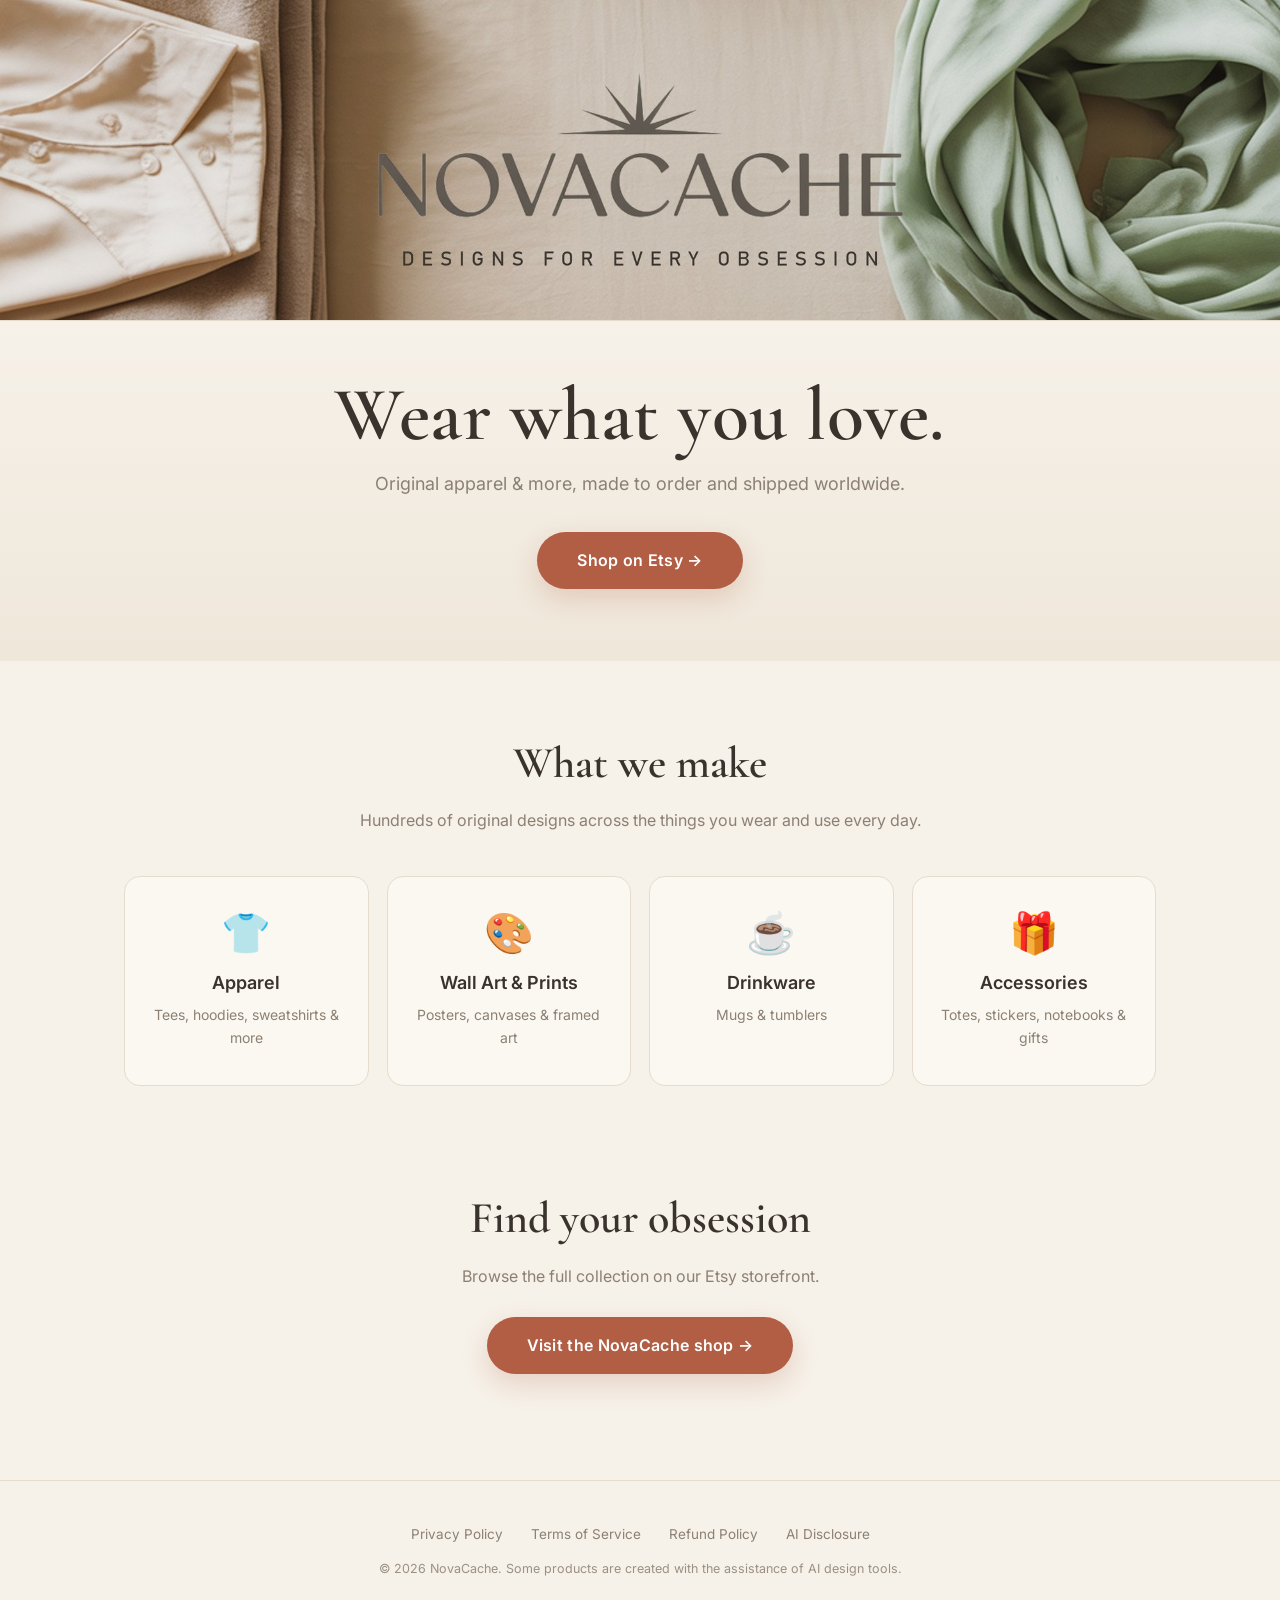
<file: index.html>
<!DOCTYPE html>
<html lang="en">
<head>
  <meta charset="UTF-8">
  <meta name="viewport" content="width=device-width, initial-scale=1.0">
  <title>NovaCache — Wear What You Love</title>
  <meta name="description" content="NovaCache makes original, made-to-order apparel and more — designs for every obsession, shipped worldwide. Shop the collection on Etsy.">
  <meta property="og:title" content="NovaCache — Wear What You Love">
  <meta property="og:description" content="Original apparel & more, made to order. Designs for every obsession. Shop on Etsy.">
  <meta property="og:type" content="website">
  <link rel="preconnect" href="https://fonts.googleapis.com">
  <link rel="preconnect" href="https://fonts.gstatic.com" crossorigin>
  <link href="https://fonts.googleapis.com/css2?family=Cormorant+Garamond:wght@500;600&family=Inter:wght@400;500;600&display=swap" rel="stylesheet">
  <style>
    :root{
      --cream:#F6F1E9; --cream2:#EFE7DA; --panel:#FBF8F2; --line:#E5DCCD;
      --ink:#3A322C; --terra:#B25E44; --terra-d:#9D4F38; --sage:#6E8464; --gold:#BE8C49; --mute:#8C8073;
    }
    *{box-sizing:border-box;margin:0;padding:0}
    html{scroll-behavior:smooth}
    body{font-family:'Inter',-apple-system,BlinkMacSystemFont,'Segoe UI',Roboto,sans-serif;
      background:var(--cream);color:var(--ink);line-height:1.65;-webkit-font-smoothing:antialiased}
    .serif{font-family:'Cormorant Garamond',Georgia,serif}
    a{color:var(--terra);text-decoration:none}
    .wrap{max-width:1080px;margin:0 auto;padding:0 24px}
    .topbanner{width:100%;line-height:0;background:var(--cream2);border-bottom:1px solid var(--line)}
    .topbanner img{width:100%;height:auto;display:block}
    .hero{text-align:center;padding:56px 0 72px;background:linear-gradient(180deg, var(--cream), var(--cream2))}
    .hero h1{font-weight:600;font-size:clamp(40px,7vw,76px);line-height:1.02;letter-spacing:.5px;margin-bottom:14px}
    .hero p{font-size:clamp(15px,2vw,18px);color:var(--mute);max-width:560px;margin:0 auto 34px}
    .btn{display:inline-block;background:var(--terra);color:#fff;font-weight:600;
      padding:15px 40px;border-radius:40px;font-size:16px;letter-spacing:.3px;
      box-shadow:0 10px 26px rgba(178,94,68,.22);transition:transform .15s,background .15s}
    .btn:hover{transform:translateY(-2px);background:var(--terra-d)}
    section.cats{padding:66px 0 16px}
    h2{text-align:center;font-weight:600;font-size:clamp(30px,3.8vw,44px);margin-bottom:8px}
    .sub{text-align:center;color:var(--mute);margin-bottom:42px}
    .grid{display:grid;grid-template-columns:repeat(auto-fit,minmax(210px,1fr));gap:18px}
    .card{background:var(--panel);border:1px solid var(--line);border-radius:16px;
      padding:36px 22px;text-align:center;transition:transform .15s,border-color .15s,box-shadow .15s}
    .card:hover{transform:translateY(-3px);border-color:var(--terra);box-shadow:0 12px 26px rgba(58,50,44,.07)}
    .card .ico{font-size:40px;line-height:1}
    .card h3{margin:15px 0 6px;font-size:18px;font-weight:600}
    .card p{color:var(--mute);font-size:14px}
    .band{text-align:center;padding:80px 0}
    .band p{color:var(--mute);margin-bottom:28px}
    footer{border-top:1px solid var(--line);padding:42px 0;color:var(--mute);font-size:13.5px;margin-top:26px}
    .links{text-align:center;margin-bottom:14px}
    .links a{margin:0 12px;color:var(--mute)}
    .links a:hover{color:var(--terra)}
    .disc{text-align:center;font-size:12.5px;opacity:.85}
  </style>
</head>
<body>
  <div class="topbanner"><img src="banner.jpg" alt="NovaCache — Designs for every obsession"></div>

  <section class="hero"><div class="wrap">
    <h1 class="serif">Wear what you&nbsp;love.</h1>
    <p>Original apparel &amp; more, made to order and shipped worldwide.</p>
    <a class="btn" href="https://www.etsy.com/shop/NovaCache" target="_blank" rel="noopener">Shop on Etsy &rarr;</a>
  </div></section>

  <section class="cats"><div class="wrap">
    <h2 class="serif">What we make</h2>
    <p class="sub">Hundreds of original designs across the things you wear and use every day.</p>
    <div class="grid">
      <div class="card"><div class="ico">&#128085;</div><h3>Apparel</h3><p>Tees, hoodies, sweatshirts &amp; more</p></div>
      <div class="card"><div class="ico">&#127912;</div><h3>Wall Art &amp; Prints</h3><p>Posters, canvases &amp; framed art</p></div>
      <div class="card"><div class="ico">&#9749;</div><h3>Drinkware</h3><p>Mugs &amp; tumblers</p></div>
      <div class="card"><div class="ico">&#127873;</div><h3>Accessories</h3><p>Totes, stickers, notebooks &amp; gifts</p></div>
    </div>
  </div></section>

  <section class="band"><div class="wrap">
    <h2 class="serif">Find your obsession</h2>
    <p>Browse the full collection on our Etsy storefront.</p>
    <a class="btn" href="https://www.etsy.com/shop/NovaCache" target="_blank" rel="noopener">Visit the NovaCache shop &rarr;</a>
  </div></section>

  <footer><div class="wrap">
    <div class="links">
      <a href="privacy-policy.html">Privacy Policy</a>
      <a href="terms-of-service.html">Terms of Service</a>
      <a href="refund-policy.html">Refund Policy</a>
      <a href="ai-disclosure.html">AI Disclosure</a>
    </div>
    <p class="disc">&copy; 2026 NovaCache. Some products are created with the assistance of AI design tools.</p>
  </div></footer>
</body>
</html>
</file>
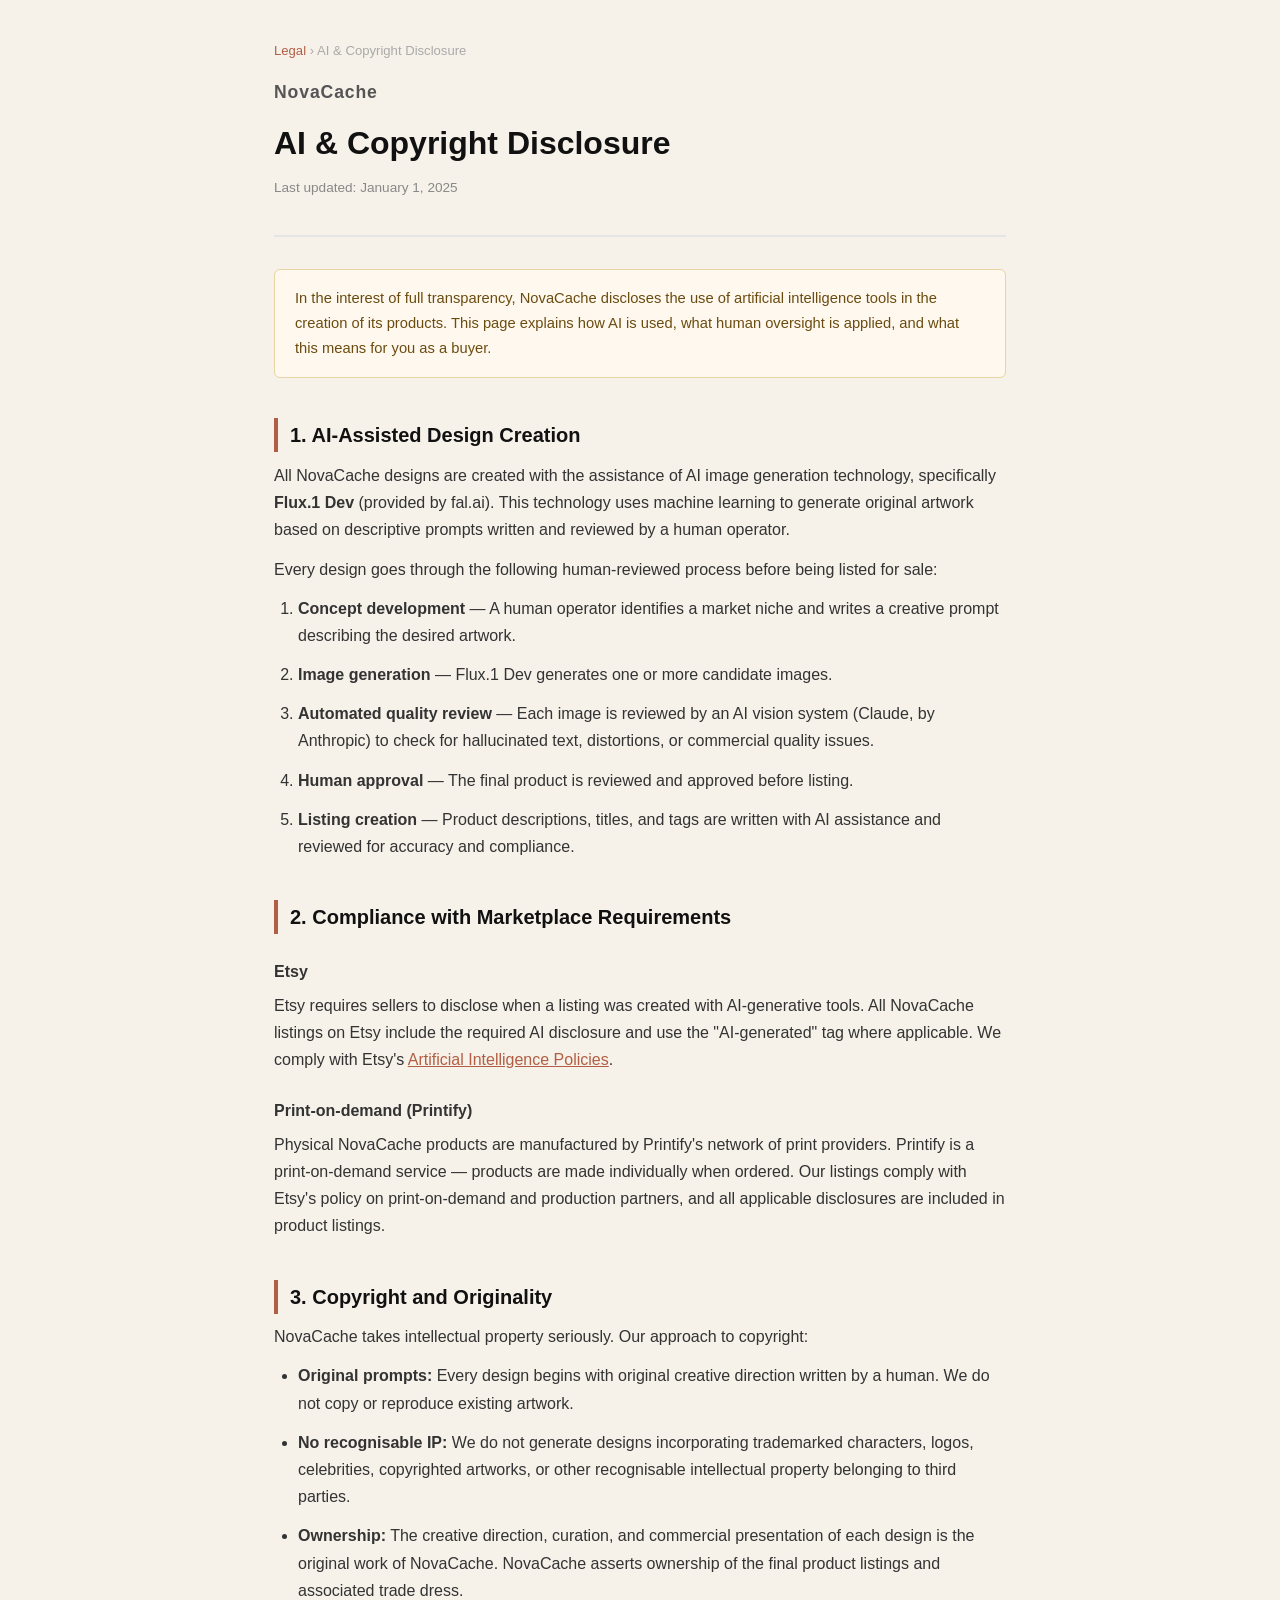
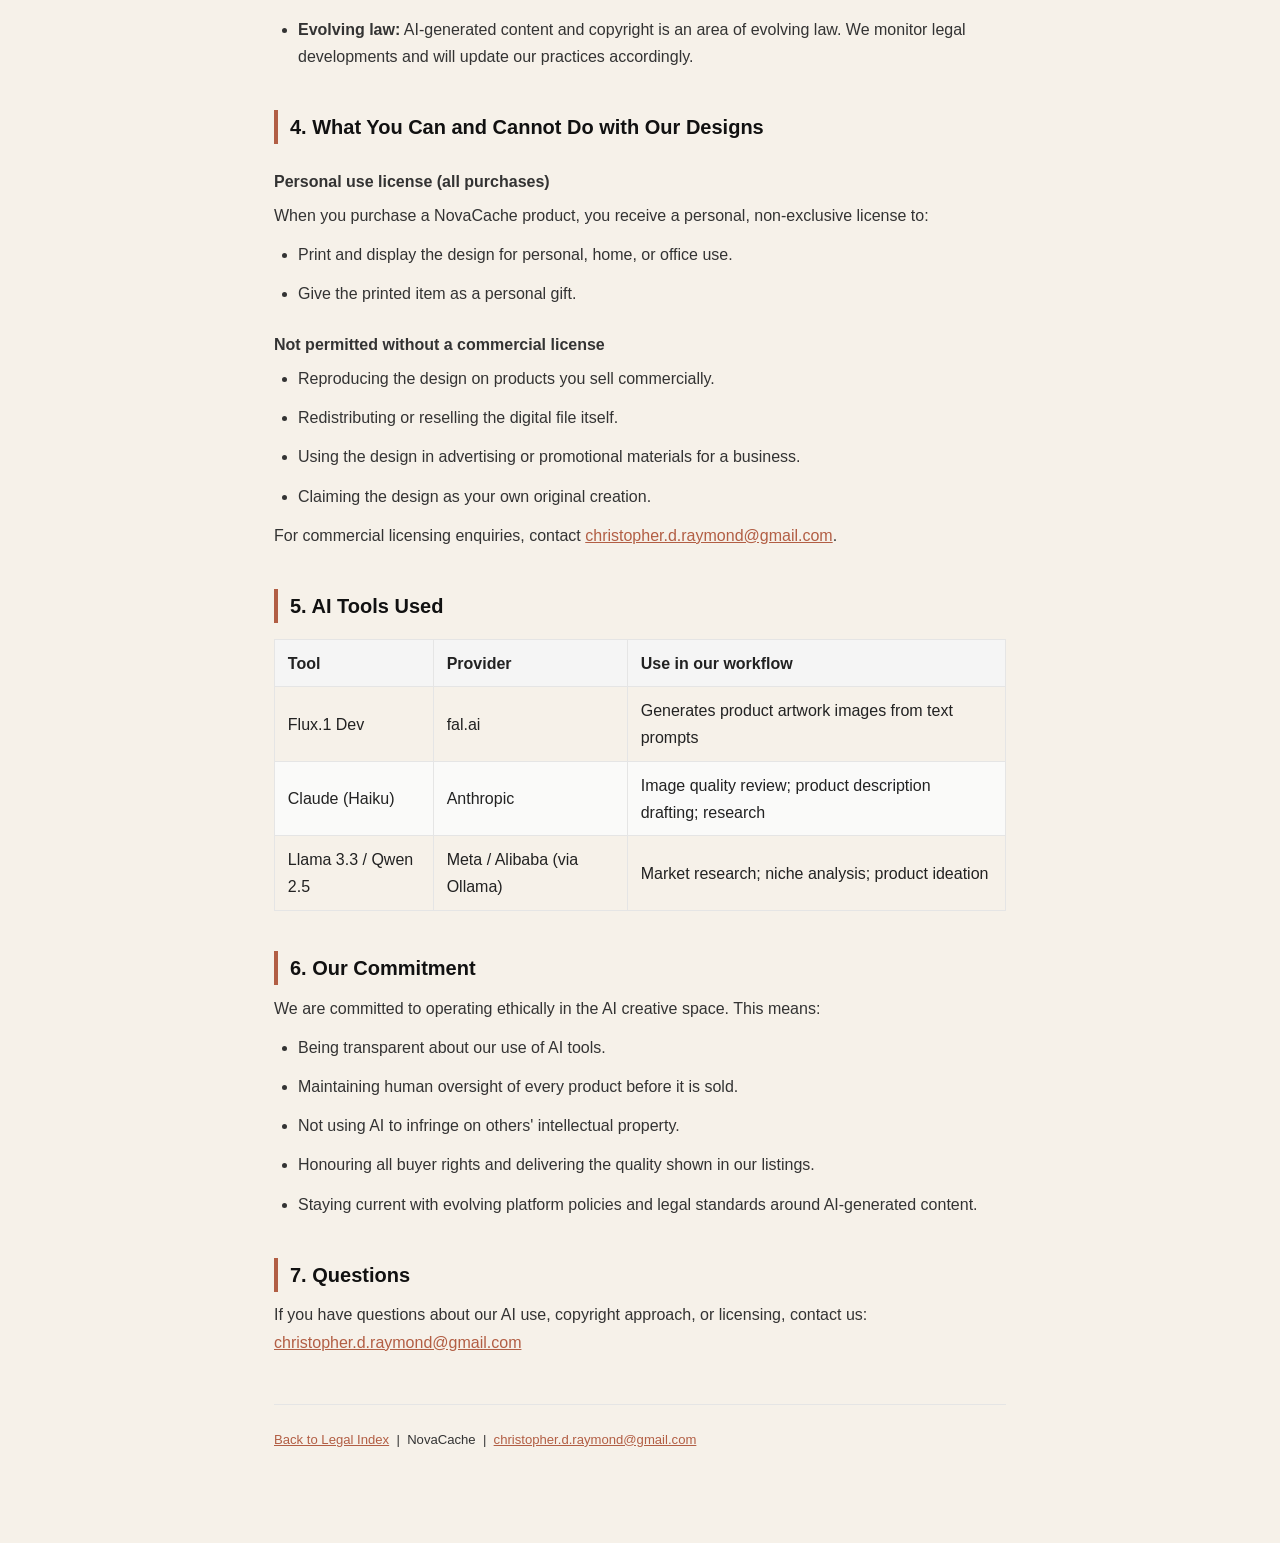
<file: ai-disclosure.html>
<!DOCTYPE html>
<html lang="en">
<head>
<meta charset="UTF-8">
<meta name="viewport" content="width=device-width, initial-scale=1.0">
<title>AI &amp; Copyright Disclosure — NovaCache</title>
<link rel="stylesheet" href="_base.css">
</head>
<body>
<div class="wrap">
  <nav class="breadcrumb"><a href="index.html">Legal</a> &rsaquo; AI &amp; Copyright Disclosure</nav>
  <header>
    <span class="brand">NovaCache</span>
    <h1>AI &amp; Copyright Disclosure</h1>
    <p class="meta">Last updated: January 1, 2025</p>
  </header>

  <div class="notice">
    In the interest of full transparency, NovaCache discloses the use of artificial intelligence tools in the creation of its products. This page explains how AI is used, what human oversight is applied, and what this means for you as a buyer.
  </div>

  <h2>1. AI-Assisted Design Creation</h2>
  <p>All NovaCache designs are created with the assistance of AI image generation technology, specifically <strong>Flux.1 Dev</strong> (provided by fal.ai). This technology uses machine learning to generate original artwork based on descriptive prompts written and reviewed by a human operator.</p>
  <p>Every design goes through the following human-reviewed process before being listed for sale:</p>
  <ol>
    <li><strong>Concept development</strong> — A human operator identifies a market niche and writes a creative prompt describing the desired artwork.</li>
    <li><strong>Image generation</strong> — Flux.1 Dev generates one or more candidate images.</li>
    <li><strong>Automated quality review</strong> — Each image is reviewed by an AI vision system (Claude, by Anthropic) to check for hallucinated text, distortions, or commercial quality issues.</li>
    <li><strong>Human approval</strong> — The final product is reviewed and approved before listing.</li>
    <li><strong>Listing creation</strong> — Product descriptions, titles, and tags are written with AI assistance and reviewed for accuracy and compliance.</li>
  </ol>

  <h2>2. Compliance with Marketplace Requirements</h2>

  <h3>Etsy</h3>
  <p>Etsy requires sellers to disclose when a listing was created with AI-generative tools. All NovaCache listings on Etsy include the required AI disclosure and use the "AI-generated" tag where applicable. We comply with Etsy's <a href="https://www.etsy.com/legal/sellers/?ref=list#ai" target="_blank">Artificial Intelligence Policies</a>.</p>

  <h3>Print-on-demand (Printify)</h3>
  <p>Physical NovaCache products are manufactured by Printify's network of print providers. Printify is a print-on-demand service — products are made individually when ordered. Our listings comply with Etsy's policy on print-on-demand and production partners, and all applicable disclosures are included in product listings.</p>

  <h2>3. Copyright and Originality</h2>
  <p>NovaCache takes intellectual property seriously. Our approach to copyright:</p>
  <ul>
    <li><strong>Original prompts:</strong> Every design begins with original creative direction written by a human. We do not copy or reproduce existing artwork.</li>
    <li><strong>No recognisable IP:</strong> We do not generate designs incorporating trademarked characters, logos, celebrities, copyrighted artworks, or other recognisable intellectual property belonging to third parties.</li>
    <li><strong>Ownership:</strong> The creative direction, curation, and commercial presentation of each design is the original work of NovaCache. NovaCache asserts ownership of the final product listings and associated trade dress.</li>
    <li><strong>Evolving law:</strong> AI-generated content and copyright is an area of evolving law. We monitor legal developments and will update our practices accordingly.</li>
  </ul>

  <h2>4. What You Can and Cannot Do with Our Designs</h2>

  <h3>Personal use license (all purchases)</h3>
  <p>When you purchase a NovaCache product, you receive a personal, non-exclusive license to:</p>
  <ul>
    <li>Print and display the design for personal, home, or office use.</li>
    <li>Give the printed item as a personal gift.</li>
  </ul>

  <h3>Not permitted without a commercial license</h3>
  <ul>
    <li>Reproducing the design on products you sell commercially.</li>
    <li>Redistributing or reselling the digital file itself.</li>
    <li>Using the design in advertising or promotional materials for a business.</li>
    <li>Claiming the design as your own original creation.</li>
  </ul>
  <p>For commercial licensing enquiries, contact <a href="mailto:christopher.d.raymond@gmail.com">christopher.d.raymond@gmail.com</a>.</p>

  <h2>5. AI Tools Used</h2>
  <table style="width:100%;border-collapse:collapse;margin:1rem 0;">
    <thead>
      <tr style="background:#f5f5f5;">
        <th style="text-align:left;padding:.6rem .8rem;border:1px solid #e5e5e5;">Tool</th>
        <th style="text-align:left;padding:.6rem .8rem;border:1px solid #e5e5e5;">Provider</th>
        <th style="text-align:left;padding:.6rem .8rem;border:1px solid #e5e5e5;">Use in our workflow</th>
      </tr>
    </thead>
    <tbody>
      <tr>
        <td style="padding:.6rem .8rem;border:1px solid #e5e5e5;">Flux.1 Dev</td>
        <td style="padding:.6rem .8rem;border:1px solid #e5e5e5;">fal.ai</td>
        <td style="padding:.6rem .8rem;border:1px solid #e5e5e5;">Generates product artwork images from text prompts</td>
      </tr>
      <tr style="background:#fafaf9;">
        <td style="padding:.6rem .8rem;border:1px solid #e5e5e5;">Claude (Haiku)</td>
        <td style="padding:.6rem .8rem;border:1px solid #e5e5e5;">Anthropic</td>
        <td style="padding:.6rem .8rem;border:1px solid #e5e5e5;">Image quality review; product description drafting; research</td>
      </tr>
      <tr>
        <td style="padding:.6rem .8rem;border:1px solid #e5e5e5;">Llama 3.3 / Qwen 2.5</td>
        <td style="padding:.6rem .8rem;border:1px solid #e5e5e5;">Meta / Alibaba (via Ollama)</td>
        <td style="padding:.6rem .8rem;border:1px solid #e5e5e5;">Market research; niche analysis; product ideation</td>
      </tr>
    </tbody>
  </table>

  <h2>6. Our Commitment</h2>
  <p>We are committed to operating ethically in the AI creative space. This means:</p>
  <ul>
    <li>Being transparent about our use of AI tools.</li>
    <li>Maintaining human oversight of every product before it is sold.</li>
    <li>Not using AI to infringe on others' intellectual property.</li>
    <li>Honouring all buyer rights and delivering the quality shown in our listings.</li>
    <li>Staying current with evolving platform policies and legal standards around AI-generated content.</li>
  </ul>

  <h2>7. Questions</h2>
  <p>If you have questions about our AI use, copyright approach, or licensing, contact us:<br>
  <a href="mailto:christopher.d.raymond@gmail.com">christopher.d.raymond@gmail.com</a></p>

  <footer>
    <p><a href="index.html">Back to Legal Index</a> &nbsp;|&nbsp; NovaCache &nbsp;|&nbsp; <a href="mailto:christopher.d.raymond@gmail.com">christopher.d.raymond@gmail.com</a></p>
  </footer>
</div>
</body>
</html>
</file>
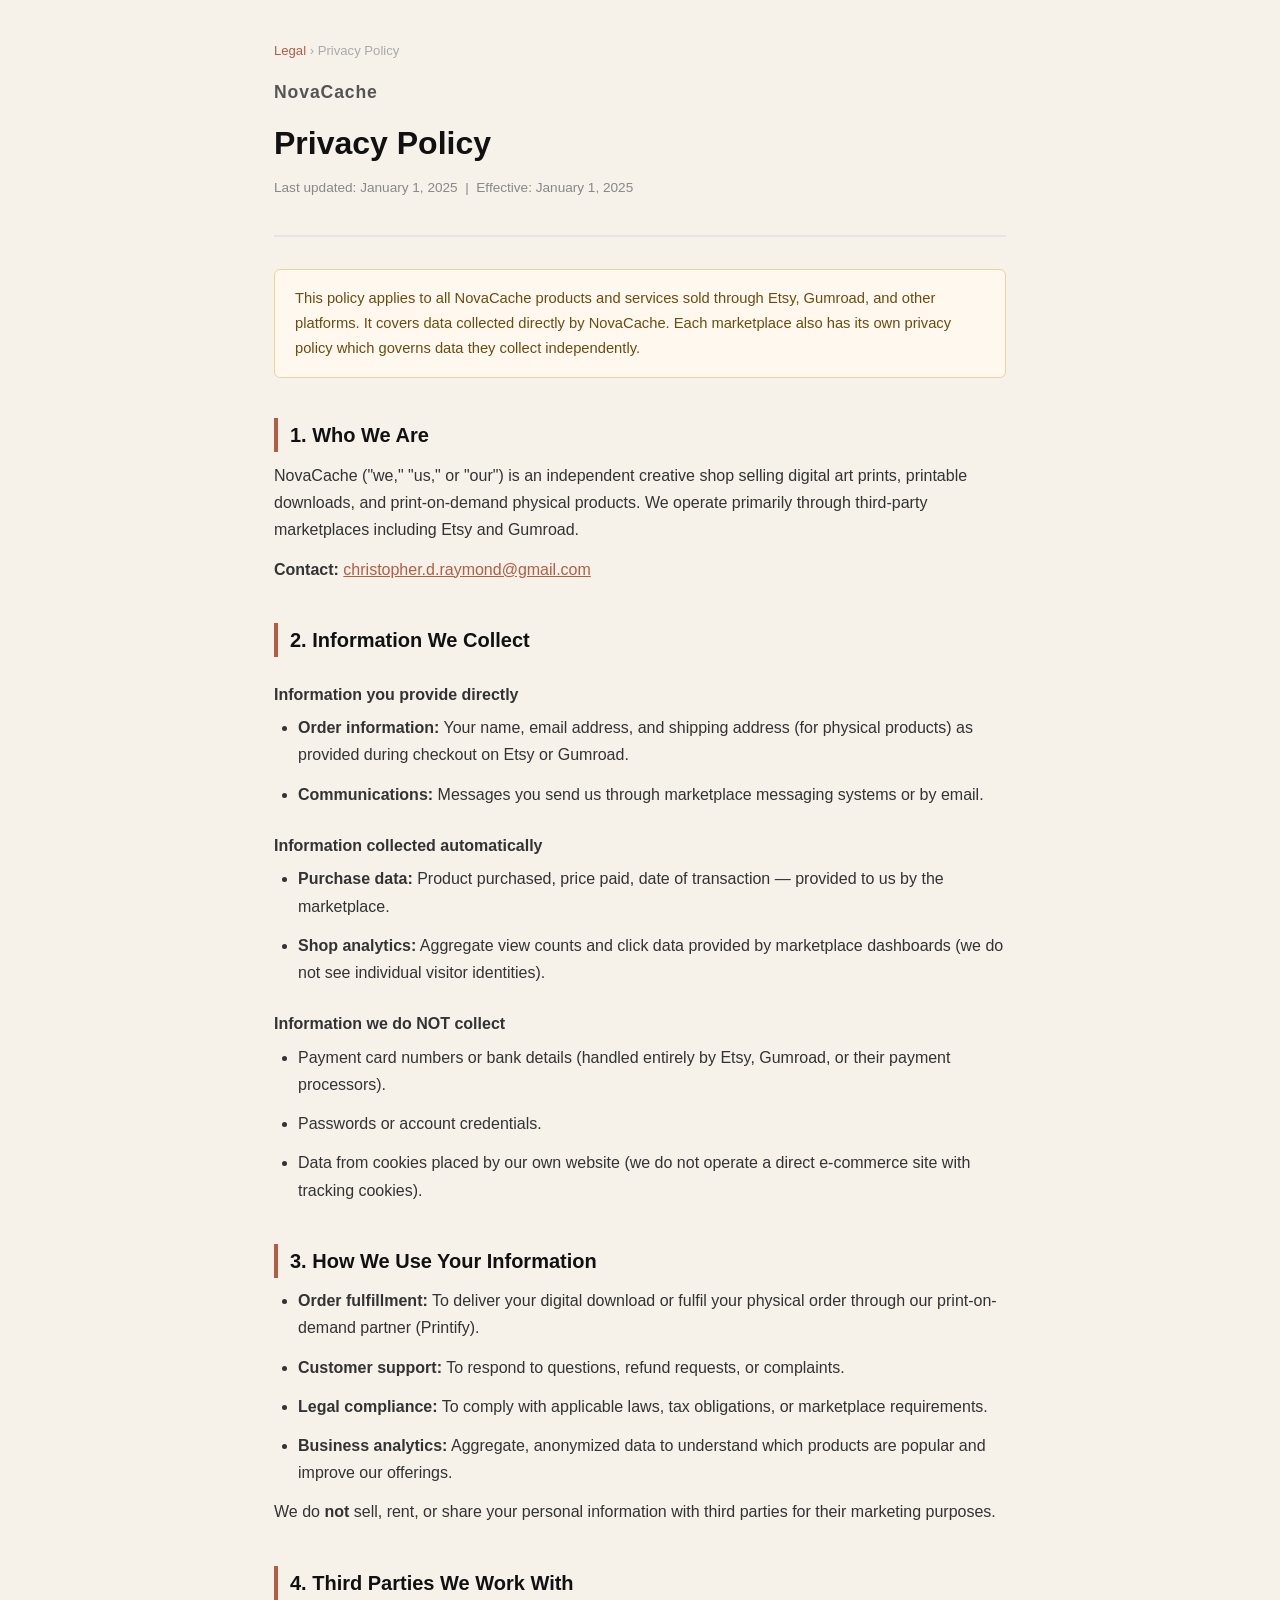
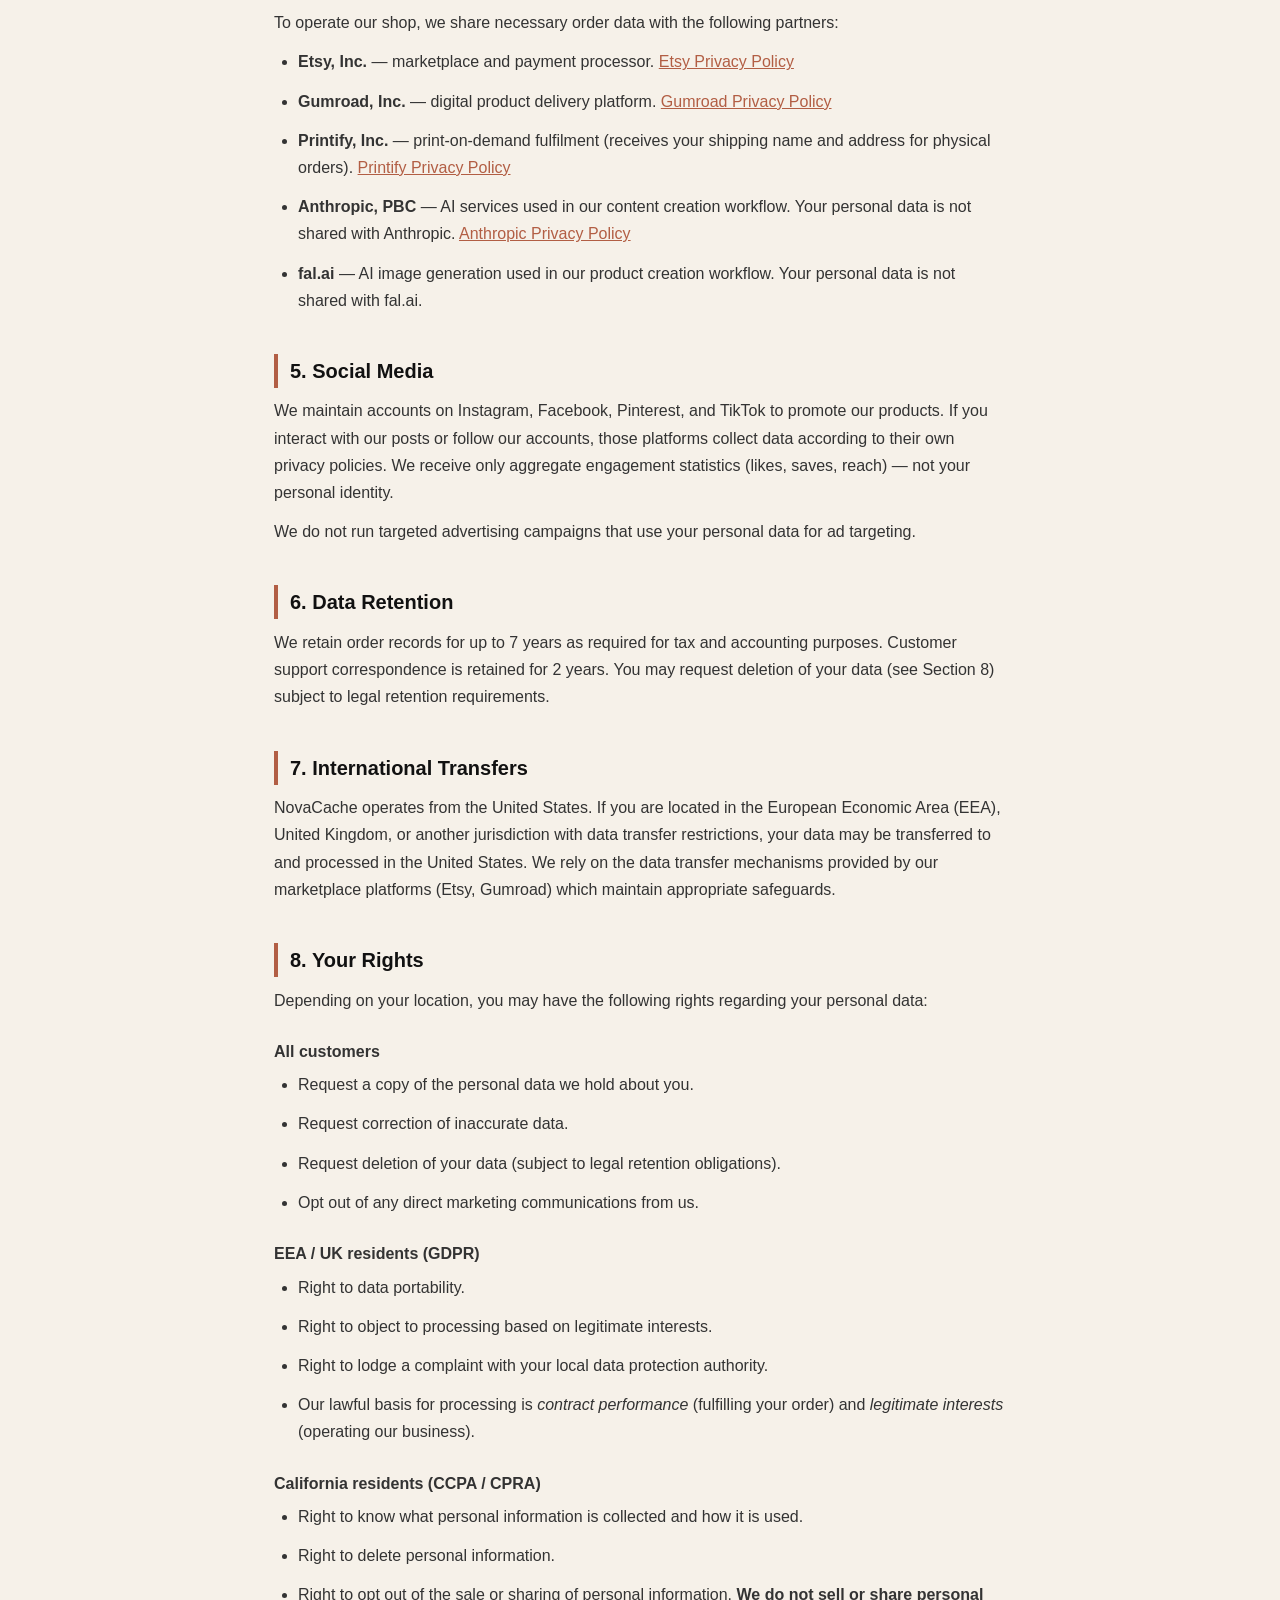
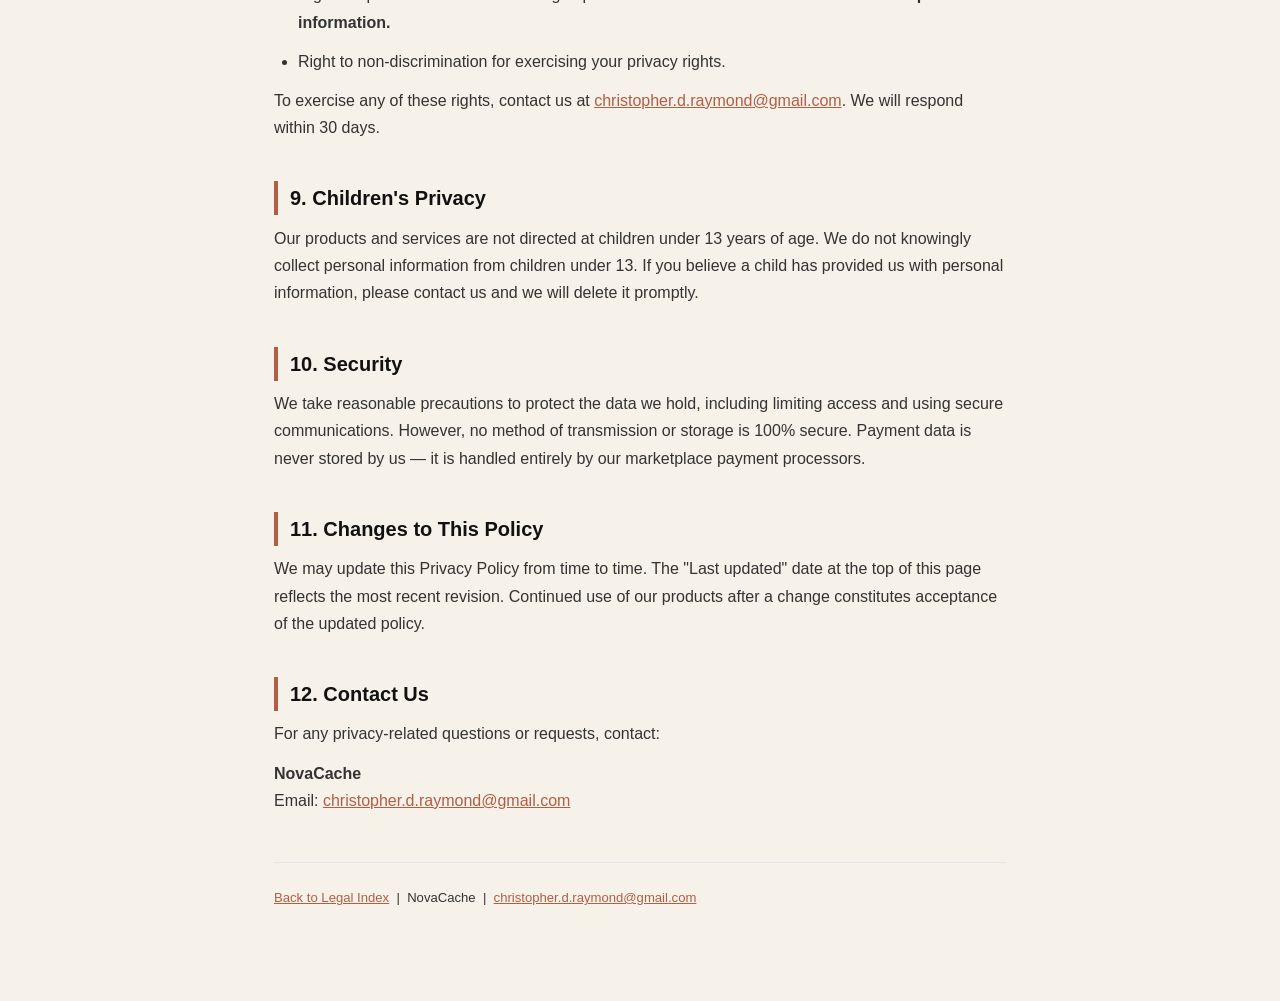
<file: privacy-policy.html>
<!DOCTYPE html>
<html lang="en">
<head>
<meta charset="UTF-8">
<meta name="viewport" content="width=device-width, initial-scale=1.0">
<title>Privacy Policy — NovaCache</title>
<link rel="stylesheet" href="_base.css">
</head>
<body>
<div class="wrap">
  <nav class="breadcrumb"><a href="index.html">Legal</a> &rsaquo; Privacy Policy</nav>
  <header>
    <span class="brand">NovaCache</span>
    <h1>Privacy Policy</h1>
    <p class="meta">Last updated: January 1, 2025 &nbsp;|&nbsp; Effective: January 1, 2025</p>
  </header>

  <div class="notice">
    This policy applies to all NovaCache products and services sold through Etsy, Gumroad, and other platforms. It covers data collected directly by NovaCache. Each marketplace also has its own privacy policy which governs data they collect independently.
  </div>

  <h2>1. Who We Are</h2>
  <p>NovaCache ("we," "us," or "our") is an independent creative shop selling digital art prints, printable downloads, and print-on-demand physical products. We operate primarily through third-party marketplaces including Etsy and Gumroad.</p>
  <p><strong>Contact:</strong> <a href="mailto:christopher.d.raymond@gmail.com">christopher.d.raymond@gmail.com</a></p>

  <h2>2. Information We Collect</h2>

  <h3>Information you provide directly</h3>
  <ul>
    <li><strong>Order information:</strong> Your name, email address, and shipping address (for physical products) as provided during checkout on Etsy or Gumroad.</li>
    <li><strong>Communications:</strong> Messages you send us through marketplace messaging systems or by email.</li>
  </ul>

  <h3>Information collected automatically</h3>
  <ul>
    <li><strong>Purchase data:</strong> Product purchased, price paid, date of transaction — provided to us by the marketplace.</li>
    <li><strong>Shop analytics:</strong> Aggregate view counts and click data provided by marketplace dashboards (we do not see individual visitor identities).</li>
  </ul>

  <h3>Information we do NOT collect</h3>
  <ul>
    <li>Payment card numbers or bank details (handled entirely by Etsy, Gumroad, or their payment processors).</li>
    <li>Passwords or account credentials.</li>
    <li>Data from cookies placed by our own website (we do not operate a direct e-commerce site with tracking cookies).</li>
  </ul>

  <h2>3. How We Use Your Information</h2>
  <ul>
    <li><strong>Order fulfillment:</strong> To deliver your digital download or fulfil your physical order through our print-on-demand partner (Printify).</li>
    <li><strong>Customer support:</strong> To respond to questions, refund requests, or complaints.</li>
    <li><strong>Legal compliance:</strong> To comply with applicable laws, tax obligations, or marketplace requirements.</li>
    <li><strong>Business analytics:</strong> Aggregate, anonymized data to understand which products are popular and improve our offerings.</li>
  </ul>
  <p>We do <strong>not</strong> sell, rent, or share your personal information with third parties for their marketing purposes.</p>

  <h2>4. Third Parties We Work With</h2>
  <p>To operate our shop, we share necessary order data with the following partners:</p>
  <ul>
    <li><strong>Etsy, Inc.</strong> — marketplace and payment processor. <a href="https://www.etsy.com/legal/privacy/" target="_blank">Etsy Privacy Policy</a></li>
    <li><strong>Gumroad, Inc.</strong> — digital product delivery platform. <a href="https://gumroad.com/privacy" target="_blank">Gumroad Privacy Policy</a></li>
    <li><strong>Printify, Inc.</strong> — print-on-demand fulfilment (receives your shipping name and address for physical orders). <a href="https://printify.com/privacy-policy/" target="_blank">Printify Privacy Policy</a></li>
    <li><strong>Anthropic, PBC</strong> — AI services used in our content creation workflow. Your personal data is not shared with Anthropic. <a href="https://www.anthropic.com/legal/privacy" target="_blank">Anthropic Privacy Policy</a></li>
    <li><strong>fal.ai</strong> — AI image generation used in our product creation workflow. Your personal data is not shared with fal.ai.</li>
  </ul>

  <h2>5. Social Media</h2>
  <p>We maintain accounts on Instagram, Facebook, Pinterest, and TikTok to promote our products. If you interact with our posts or follow our accounts, those platforms collect data according to their own privacy policies. We receive only aggregate engagement statistics (likes, saves, reach) — not your personal identity.</p>
  <p>We do not run targeted advertising campaigns that use your personal data for ad targeting.</p>

  <h2>6. Data Retention</h2>
  <p>We retain order records for up to 7 years as required for tax and accounting purposes. Customer support correspondence is retained for 2 years. You may request deletion of your data (see Section 8) subject to legal retention requirements.</p>

  <h2>7. International Transfers</h2>
  <p>NovaCache operates from the United States. If you are located in the European Economic Area (EEA), United Kingdom, or another jurisdiction with data transfer restrictions, your data may be transferred to and processed in the United States. We rely on the data transfer mechanisms provided by our marketplace platforms (Etsy, Gumroad) which maintain appropriate safeguards.</p>

  <h2>8. Your Rights</h2>
  <p>Depending on your location, you may have the following rights regarding your personal data:</p>

  <h3>All customers</h3>
  <ul>
    <li>Request a copy of the personal data we hold about you.</li>
    <li>Request correction of inaccurate data.</li>
    <li>Request deletion of your data (subject to legal retention obligations).</li>
    <li>Opt out of any direct marketing communications from us.</li>
  </ul>

  <h3>EEA / UK residents (GDPR)</h3>
  <ul>
    <li>Right to data portability.</li>
    <li>Right to object to processing based on legitimate interests.</li>
    <li>Right to lodge a complaint with your local data protection authority.</li>
    <li>Our lawful basis for processing is <em>contract performance</em> (fulfilling your order) and <em>legitimate interests</em> (operating our business).</li>
  </ul>

  <h3>California residents (CCPA / CPRA)</h3>
  <ul>
    <li>Right to know what personal information is collected and how it is used.</li>
    <li>Right to delete personal information.</li>
    <li>Right to opt out of the sale or sharing of personal information. <strong>We do not sell or share personal information.</strong></li>
    <li>Right to non-discrimination for exercising your privacy rights.</li>
  </ul>

  <p>To exercise any of these rights, contact us at <a href="mailto:christopher.d.raymond@gmail.com">christopher.d.raymond@gmail.com</a>. We will respond within 30 days.</p>

  <h2>9. Children's Privacy</h2>
  <p>Our products and services are not directed at children under 13 years of age. We do not knowingly collect personal information from children under 13. If you believe a child has provided us with personal information, please contact us and we will delete it promptly.</p>

  <h2>10. Security</h2>
  <p>We take reasonable precautions to protect the data we hold, including limiting access and using secure communications. However, no method of transmission or storage is 100% secure. Payment data is never stored by us — it is handled entirely by our marketplace payment processors.</p>

  <h2>11. Changes to This Policy</h2>
  <p>We may update this Privacy Policy from time to time. The "Last updated" date at the top of this page reflects the most recent revision. Continued use of our products after a change constitutes acceptance of the updated policy.</p>

  <h2>12. Contact Us</h2>
  <p>For any privacy-related questions or requests, contact:</p>
  <p><strong>NovaCache</strong><br>
  Email: <a href="mailto:christopher.d.raymond@gmail.com">christopher.d.raymond@gmail.com</a></p>

  <footer>
    <p><a href="index.html">Back to Legal Index</a> &nbsp;|&nbsp; NovaCache &nbsp;|&nbsp; <a href="mailto:christopher.d.raymond@gmail.com">christopher.d.raymond@gmail.com</a></p>
  </footer>
</div>
</body>
</html>
</file>
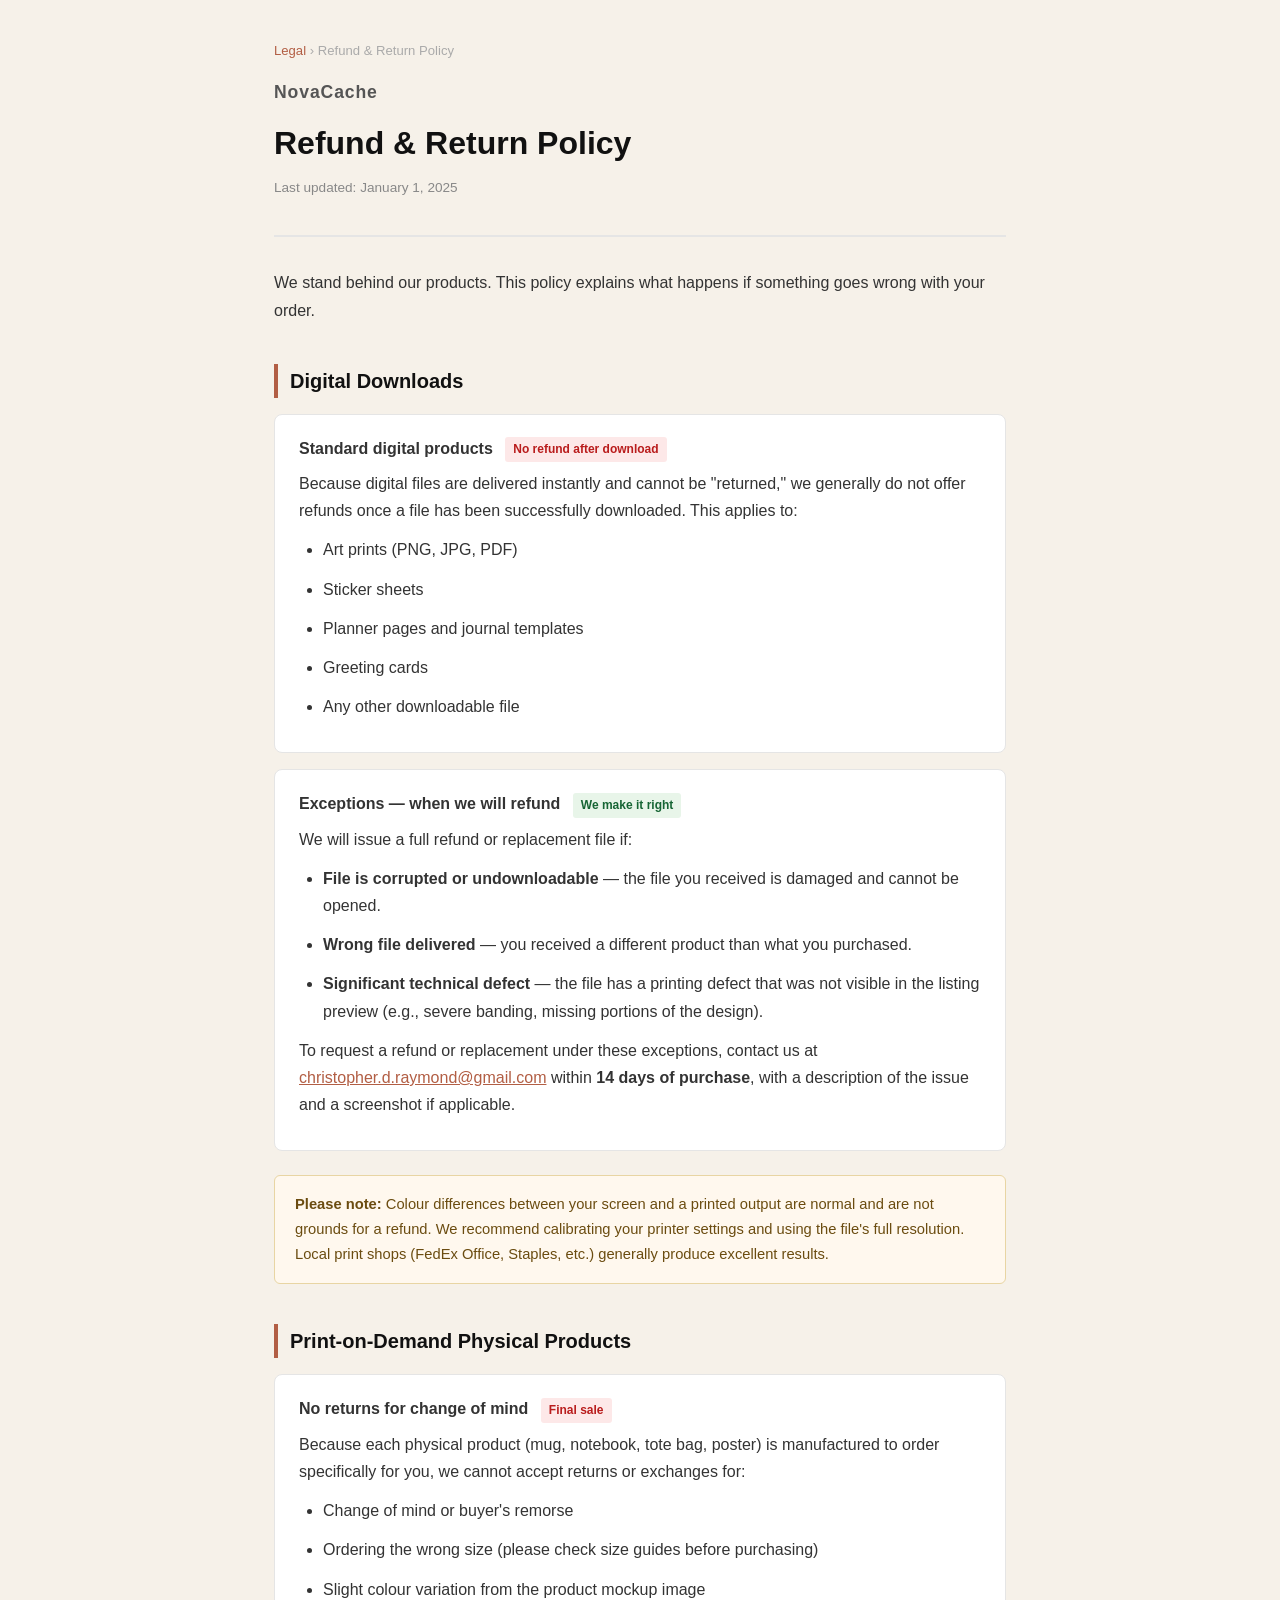
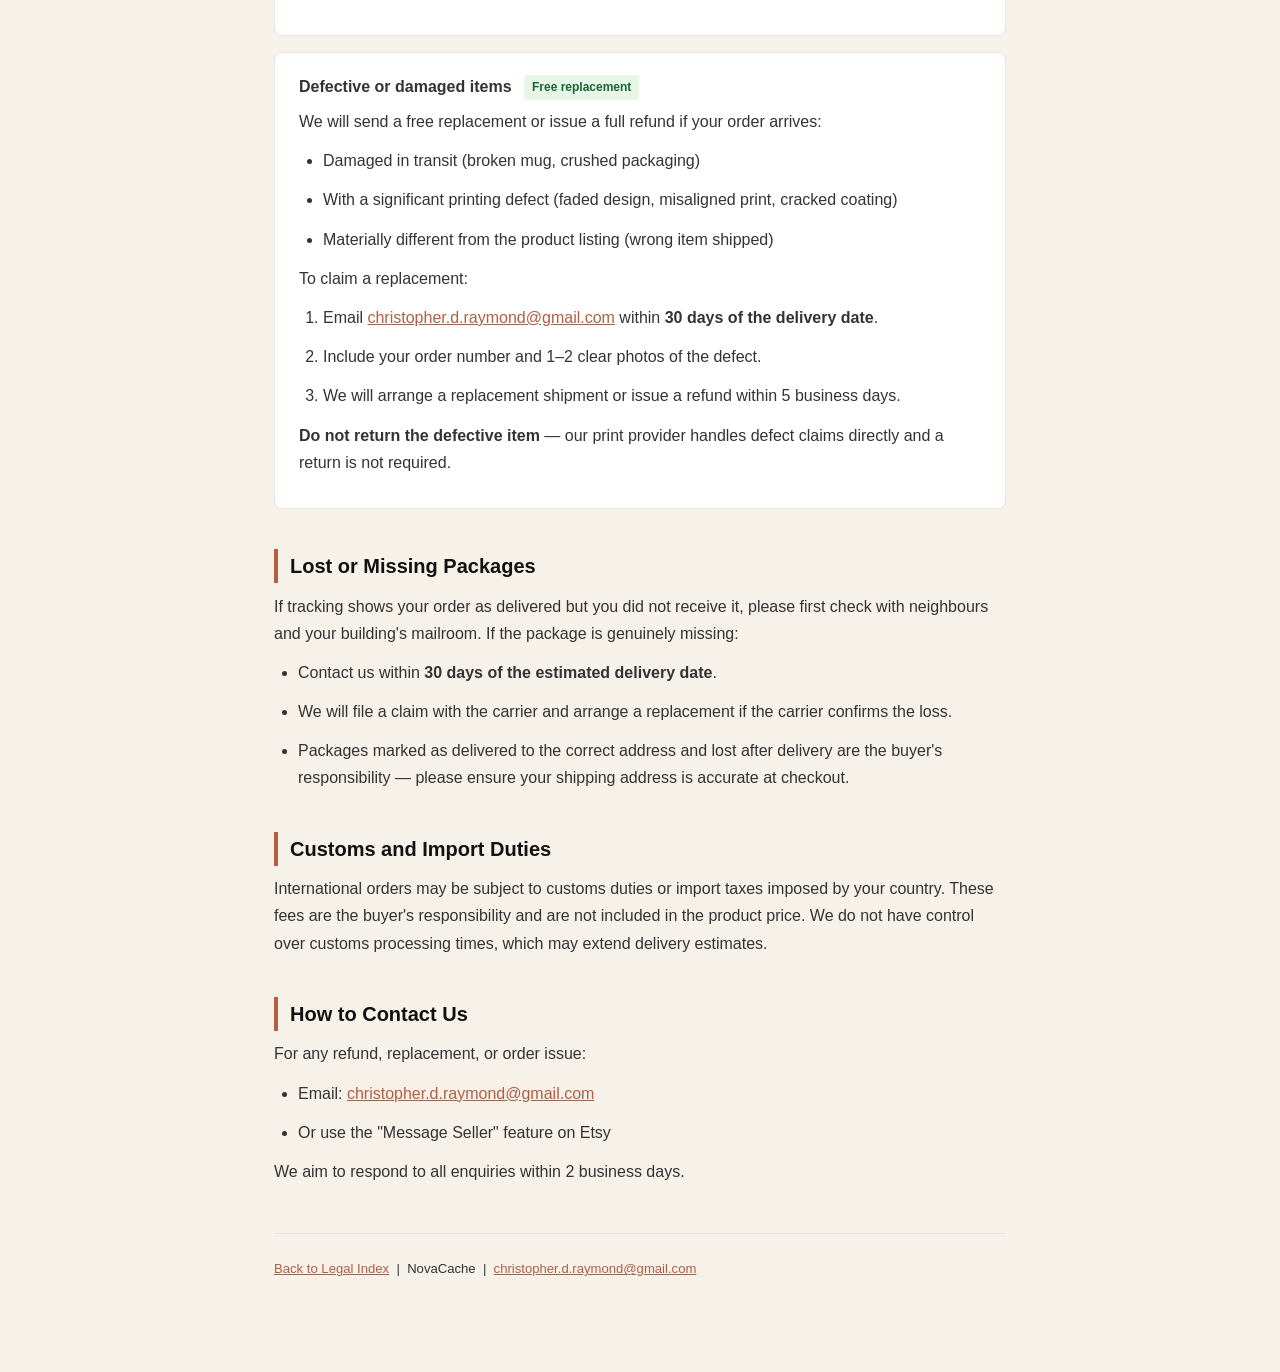
<file: refund-policy.html>
<!DOCTYPE html>
<html lang="en">
<head>
<meta charset="UTF-8">
<meta name="viewport" content="width=device-width, initial-scale=1.0">
<title>Refund &amp; Return Policy — NovaCache</title>
<link rel="stylesheet" href="_base.css">
<style>
.policy-box { border: 1px solid #e5e5e5; border-radius: 8px; padding: 1.25rem 1.5rem; margin: 1rem 0; background: #fff; }
.policy-box h3 { margin: 0 0 .5rem; border: none; padding: 0; }
.tag { display: inline-block; font-size: .75rem; font-weight: 700; padding: .15rem .5rem; border-radius: 3px; margin-left: .5rem; vertical-align: middle; }
.tag.no-refund { background: #fde8e8; color: #b91c1c; }
.tag.defect-ok { background: #e8f5e9; color: #166534; }
</style>
</head>
<body>
<div class="wrap">
  <nav class="breadcrumb"><a href="index.html">Legal</a> &rsaquo; Refund &amp; Return Policy</nav>
  <header>
    <span class="brand">NovaCache</span>
    <h1>Refund &amp; Return Policy</h1>
    <p class="meta">Last updated: January 1, 2025</p>
  </header>

  <p>We stand behind our products. This policy explains what happens if something goes wrong with your order.</p>

  <h2>Digital Downloads</h2>

  <div class="policy-box">
    <h3>Standard digital products <span class="tag no-refund">No refund after download</span></h3>
    <p>Because digital files are delivered instantly and cannot be "returned," we generally do not offer refunds once a file has been successfully downloaded. This applies to:</p>
    <ul>
      <li>Art prints (PNG, JPG, PDF)</li>
      <li>Sticker sheets</li>
      <li>Planner pages and journal templates</li>
      <li>Greeting cards</li>
      <li>Any other downloadable file</li>
    </ul>
  </div>

  <div class="policy-box">
    <h3>Exceptions — when we will refund <span class="tag defect-ok">We make it right</span></h3>
    <p>We will issue a full refund or replacement file if:</p>
    <ul>
      <li><strong>File is corrupted or undownloadable</strong> — the file you received is damaged and cannot be opened.</li>
      <li><strong>Wrong file delivered</strong> — you received a different product than what you purchased.</li>
      <li><strong>Significant technical defect</strong> — the file has a printing defect that was not visible in the listing preview (e.g., severe banding, missing portions of the design).</li>
    </ul>
    <p>To request a refund or replacement under these exceptions, contact us at <a href="mailto:christopher.d.raymond@gmail.com">christopher.d.raymond@gmail.com</a> within <strong>14 days of purchase</strong>, with a description of the issue and a screenshot if applicable.</p>
  </div>

  <div class="notice">
    <strong>Please note:</strong> Colour differences between your screen and a printed output are normal and are not grounds for a refund. We recommend calibrating your printer settings and using the file's full resolution. Local print shops (FedEx Office, Staples, etc.) generally produce excellent results.
  </div>

  <h2>Print-on-Demand Physical Products</h2>

  <div class="policy-box">
    <h3>No returns for change of mind <span class="tag no-refund">Final sale</span></h3>
    <p>Because each physical product (mug, notebook, tote bag, poster) is manufactured to order specifically for you, we cannot accept returns or exchanges for:</p>
    <ul>
      <li>Change of mind or buyer's remorse</li>
      <li>Ordering the wrong size (please check size guides before purchasing)</li>
      <li>Slight colour variation from the product mockup image</li>
    </ul>
  </div>

  <div class="policy-box">
    <h3>Defective or damaged items <span class="tag defect-ok">Free replacement</span></h3>
    <p>We will send a free replacement or issue a full refund if your order arrives:</p>
    <ul>
      <li>Damaged in transit (broken mug, crushed packaging)</li>
      <li>With a significant printing defect (faded design, misaligned print, cracked coating)</li>
      <li>Materially different from the product listing (wrong item shipped)</li>
    </ul>
    <p>To claim a replacement:</p>
    <ol>
      <li>Email <a href="mailto:christopher.d.raymond@gmail.com">christopher.d.raymond@gmail.com</a> within <strong>30 days of the delivery date</strong>.</li>
      <li>Include your order number and 1–2 clear photos of the defect.</li>
      <li>We will arrange a replacement shipment or issue a refund within 5 business days.</li>
    </ol>
    <p><strong>Do not return the defective item</strong> — our print provider handles defect claims directly and a return is not required.</p>
  </div>

  <h2>Lost or Missing Packages</h2>
  <p>If tracking shows your order as delivered but you did not receive it, please first check with neighbours and your building's mailroom. If the package is genuinely missing:</p>
  <ul>
    <li>Contact us within <strong>30 days of the estimated delivery date</strong>.</li>
    <li>We will file a claim with the carrier and arrange a replacement if the carrier confirms the loss.</li>
    <li>Packages marked as delivered to the correct address and lost after delivery are the buyer's responsibility — please ensure your shipping address is accurate at checkout.</li>
  </ul>

  <h2>Customs and Import Duties</h2>
  <p>International orders may be subject to customs duties or import taxes imposed by your country. These fees are the buyer's responsibility and are not included in the product price. We do not have control over customs processing times, which may extend delivery estimates.</p>

  <h2>How to Contact Us</h2>
  <p>For any refund, replacement, or order issue:</p>
  <ul>
    <li>Email: <a href="mailto:christopher.d.raymond@gmail.com">christopher.d.raymond@gmail.com</a></li>
    <li>Or use the "Message Seller" feature on Etsy</li>
  </ul>
  <p>We aim to respond to all enquiries within 2 business days.</p>

  <footer>
    <p><a href="index.html">Back to Legal Index</a> &nbsp;|&nbsp; NovaCache &nbsp;|&nbsp; <a href="mailto:christopher.d.raymond@gmail.com">christopher.d.raymond@gmail.com</a></p>
  </footer>
</div>
</body>
</html>
</file>
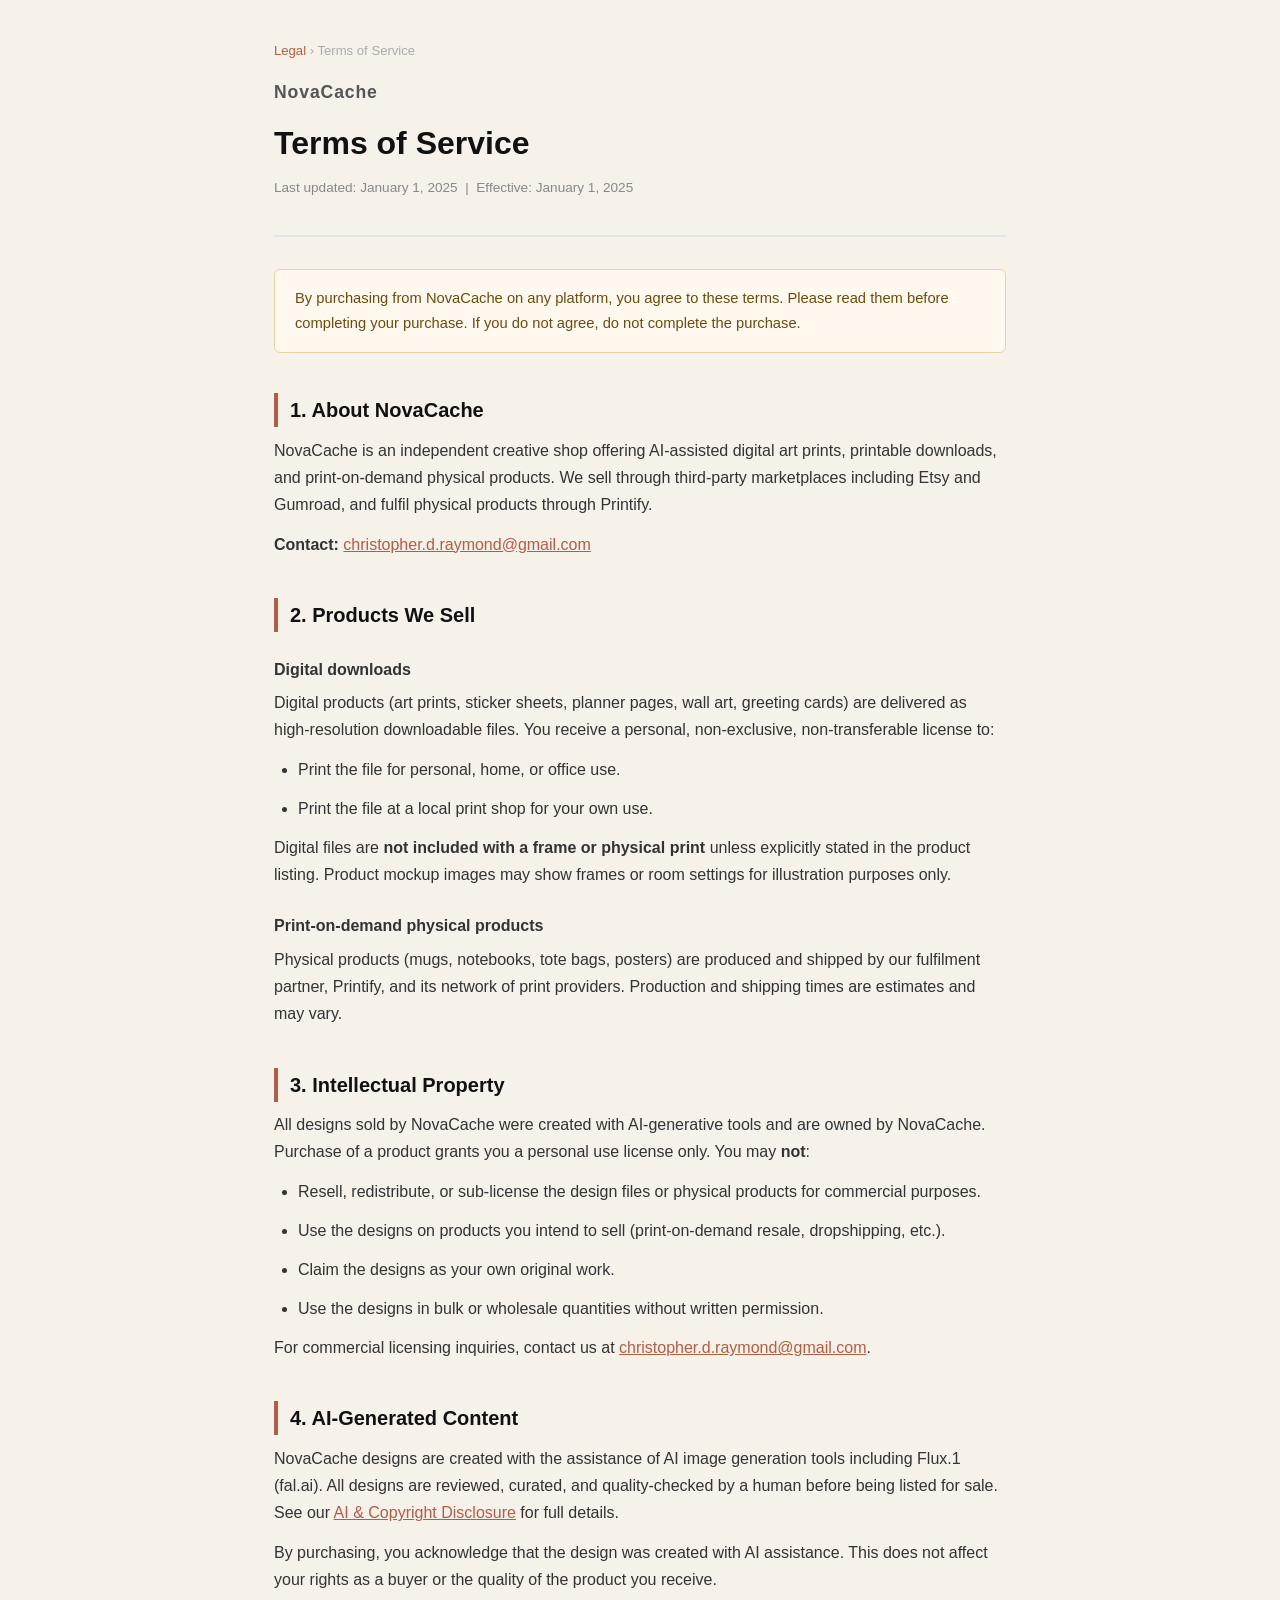
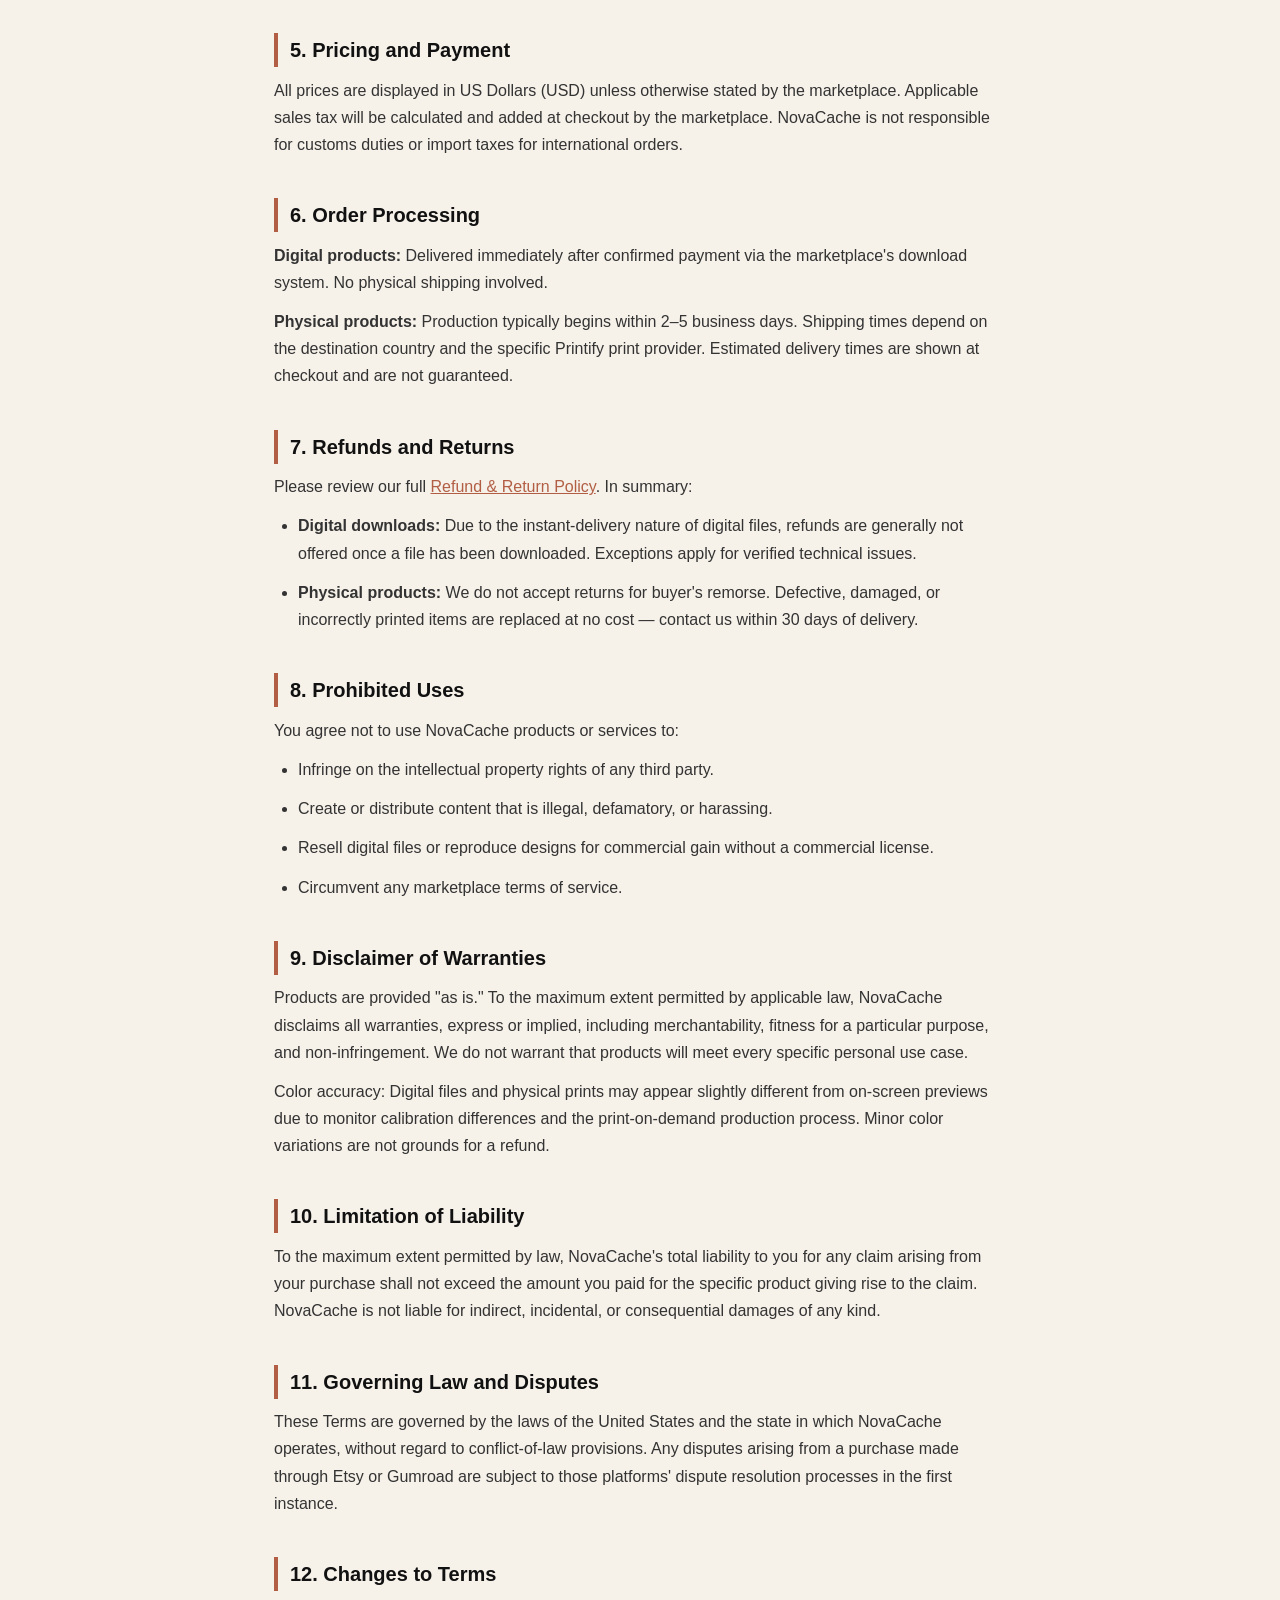
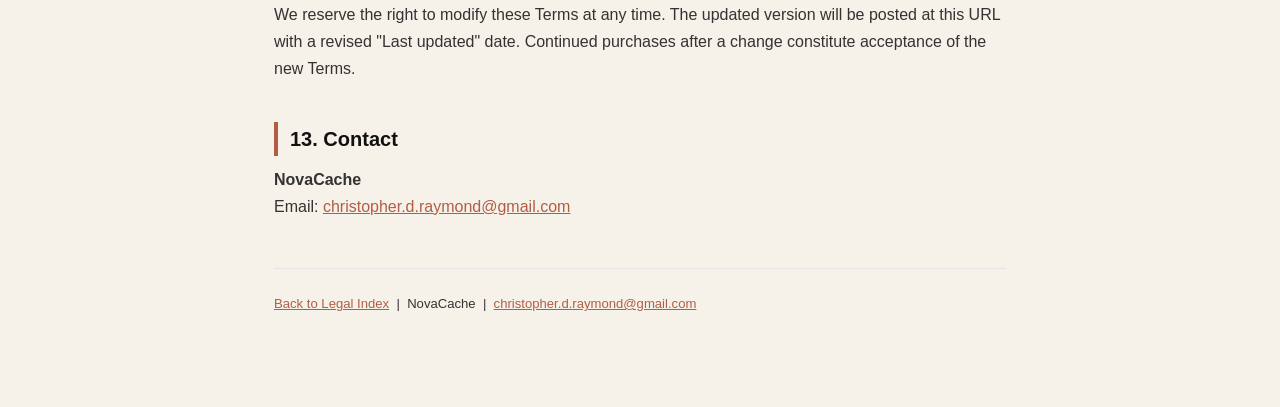
<file: terms-of-service.html>
<!DOCTYPE html>
<html lang="en">
<head>
<meta charset="UTF-8">
<meta name="viewport" content="width=device-width, initial-scale=1.0">
<title>Terms of Service — NovaCache</title>
<link rel="stylesheet" href="_base.css">
</head>
<body>
<div class="wrap">
  <nav class="breadcrumb"><a href="index.html">Legal</a> &rsaquo; Terms of Service</nav>
  <header>
    <span class="brand">NovaCache</span>
    <h1>Terms of Service</h1>
    <p class="meta">Last updated: January 1, 2025 &nbsp;|&nbsp; Effective: January 1, 2025</p>
  </header>

  <div class="notice">
    By purchasing from NovaCache on any platform, you agree to these terms. Please read them before completing your purchase. If you do not agree, do not complete the purchase.
  </div>

  <h2>1. About NovaCache</h2>
  <p>NovaCache is an independent creative shop offering AI-assisted digital art prints, printable downloads, and print-on-demand physical products. We sell through third-party marketplaces including Etsy and Gumroad, and fulfil physical products through Printify.</p>
  <p><strong>Contact:</strong> <a href="mailto:christopher.d.raymond@gmail.com">christopher.d.raymond@gmail.com</a></p>

  <h2>2. Products We Sell</h2>

  <h3>Digital downloads</h3>
  <p>Digital products (art prints, sticker sheets, planner pages, wall art, greeting cards) are delivered as high-resolution downloadable files. You receive a personal, non-exclusive, non-transferable license to:</p>
  <ul>
    <li>Print the file for personal, home, or office use.</li>
    <li>Print the file at a local print shop for your own use.</li>
  </ul>
  <p>Digital files are <strong>not included with a frame or physical print</strong> unless explicitly stated in the product listing. Product mockup images may show frames or room settings for illustration purposes only.</p>

  <h3>Print-on-demand physical products</h3>
  <p>Physical products (mugs, notebooks, tote bags, posters) are produced and shipped by our fulfilment partner, Printify, and its network of print providers. Production and shipping times are estimates and may vary.</p>

  <h2>3. Intellectual Property</h2>
  <p>All designs sold by NovaCache were created with AI-generative tools and are owned by NovaCache. Purchase of a product grants you a personal use license only. You may <strong>not</strong>:</p>
  <ul>
    <li>Resell, redistribute, or sub-license the design files or physical products for commercial purposes.</li>
    <li>Use the designs on products you intend to sell (print-on-demand resale, dropshipping, etc.).</li>
    <li>Claim the designs as your own original work.</li>
    <li>Use the designs in bulk or wholesale quantities without written permission.</li>
  </ul>
  <p>For commercial licensing inquiries, contact us at <a href="mailto:christopher.d.raymond@gmail.com">christopher.d.raymond@gmail.com</a>.</p>

  <h2>4. AI-Generated Content</h2>
  <p>NovaCache designs are created with the assistance of AI image generation tools including Flux.1 (fal.ai). All designs are reviewed, curated, and quality-checked by a human before being listed for sale. See our <a href="ai-disclosure.html">AI &amp; Copyright Disclosure</a> for full details.</p>
  <p>By purchasing, you acknowledge that the design was created with AI assistance. This does not affect your rights as a buyer or the quality of the product you receive.</p>

  <h2>5. Pricing and Payment</h2>
  <p>All prices are displayed in US Dollars (USD) unless otherwise stated by the marketplace. Applicable sales tax will be calculated and added at checkout by the marketplace. NovaCache is not responsible for customs duties or import taxes for international orders.</p>

  <h2>6. Order Processing</h2>
  <p><strong>Digital products:</strong> Delivered immediately after confirmed payment via the marketplace's download system. No physical shipping involved.</p>
  <p><strong>Physical products:</strong> Production typically begins within 2–5 business days. Shipping times depend on the destination country and the specific Printify print provider. Estimated delivery times are shown at checkout and are not guaranteed.</p>

  <h2>7. Refunds and Returns</h2>
  <p>Please review our full <a href="refund-policy.html">Refund &amp; Return Policy</a>. In summary:</p>
  <ul>
    <li><strong>Digital downloads:</strong> Due to the instant-delivery nature of digital files, refunds are generally not offered once a file has been downloaded. Exceptions apply for verified technical issues.</li>
    <li><strong>Physical products:</strong> We do not accept returns for buyer's remorse. Defective, damaged, or incorrectly printed items are replaced at no cost — contact us within 30 days of delivery.</li>
  </ul>

  <h2>8. Prohibited Uses</h2>
  <p>You agree not to use NovaCache products or services to:</p>
  <ul>
    <li>Infringe on the intellectual property rights of any third party.</li>
    <li>Create or distribute content that is illegal, defamatory, or harassing.</li>
    <li>Resell digital files or reproduce designs for commercial gain without a commercial license.</li>
    <li>Circumvent any marketplace terms of service.</li>
  </ul>

  <h2>9. Disclaimer of Warranties</h2>
  <p>Products are provided "as is." To the maximum extent permitted by applicable law, NovaCache disclaims all warranties, express or implied, including merchantability, fitness for a particular purpose, and non-infringement. We do not warrant that products will meet every specific personal use case.</p>
  <p>Color accuracy: Digital files and physical prints may appear slightly different from on-screen previews due to monitor calibration differences and the print-on-demand production process. Minor color variations are not grounds for a refund.</p>

  <h2>10. Limitation of Liability</h2>
  <p>To the maximum extent permitted by law, NovaCache's total liability to you for any claim arising from your purchase shall not exceed the amount you paid for the specific product giving rise to the claim. NovaCache is not liable for indirect, incidental, or consequential damages of any kind.</p>

  <h2>11. Governing Law and Disputes</h2>
  <p>These Terms are governed by the laws of the United States and the state in which NovaCache operates, without regard to conflict-of-law provisions. Any disputes arising from a purchase made through Etsy or Gumroad are subject to those platforms' dispute resolution processes in the first instance.</p>

  <h2>12. Changes to Terms</h2>
  <p>We reserve the right to modify these Terms at any time. The updated version will be posted at this URL with a revised "Last updated" date. Continued purchases after a change constitute acceptance of the new Terms.</p>

  <h2>13. Contact</h2>
  <p><strong>NovaCache</strong><br>Email: <a href="mailto:christopher.d.raymond@gmail.com">christopher.d.raymond@gmail.com</a></p>

  <footer>
    <p><a href="index.html">Back to Legal Index</a> &nbsp;|&nbsp; NovaCache &nbsp;|&nbsp; <a href="mailto:christopher.d.raymond@gmail.com">christopher.d.raymond@gmail.com</a></p>
  </footer>
</div>
</body>
</html>
</file>
<file: _base.css>
/* NovaCache Legal Documents — shared styles */
*, *::before, *::after { box-sizing: border-box; margin: 0; padding: 0; }
body {
  font-family: -apple-system, BlinkMacSystemFont, "Segoe UI", Roboto, sans-serif;
  font-size: 16px; line-height: 1.7; color: #222;
  background: #F6F1E9; padding: 0 1rem;
}
.wrap { max-width: 780px; margin: 0 auto; padding: 2.5rem 1.5rem 5rem; }
header { border-bottom: 2px solid #e5e5e5; padding-bottom: 1.5rem; margin-bottom: 2rem; }
header .brand { font-size: 1.1rem; font-weight: 700; letter-spacing: .05em; color: #555; text-decoration: none; }
header h1 { font-size: 2rem; font-weight: 800; margin-top: .5rem; color: #111; }
header .meta { font-size: .85rem; color: #888; margin-top: .35rem; }
h2 { font-size: 1.25rem; font-weight: 700; color: #111; margin: 2.5rem 0 .6rem; border-left: 4px solid #B25E44; padding-left: .75rem; }
h3 { font-size: 1rem; font-weight: 700; color: #333; margin: 1.5rem 0 .4rem; }
p, li { margin-bottom: .75rem; color: #333; }
ul, ol { padding-left: 1.5rem; margin-bottom: .75rem; }
a { color: #B25E44; }
.notice {
  background: #fff8ee; border: 1px solid #e8d5a3; border-radius: 6px;
  padding: 1rem 1.25rem; margin: 1.5rem 0; font-size: .92rem; color: #6b4c10;
}
footer { margin-top: 3rem; padding-top: 1.5rem; border-top: 1px solid #e5e5e5; font-size: .82rem; color: #aaa; }
footer a { color: #B25E44; }
nav.breadcrumb { font-size: .82rem; color: #aaa; margin-bottom: 1rem; }
nav.breadcrumb a { color: #B25E44; text-decoration: none; }
</file>
